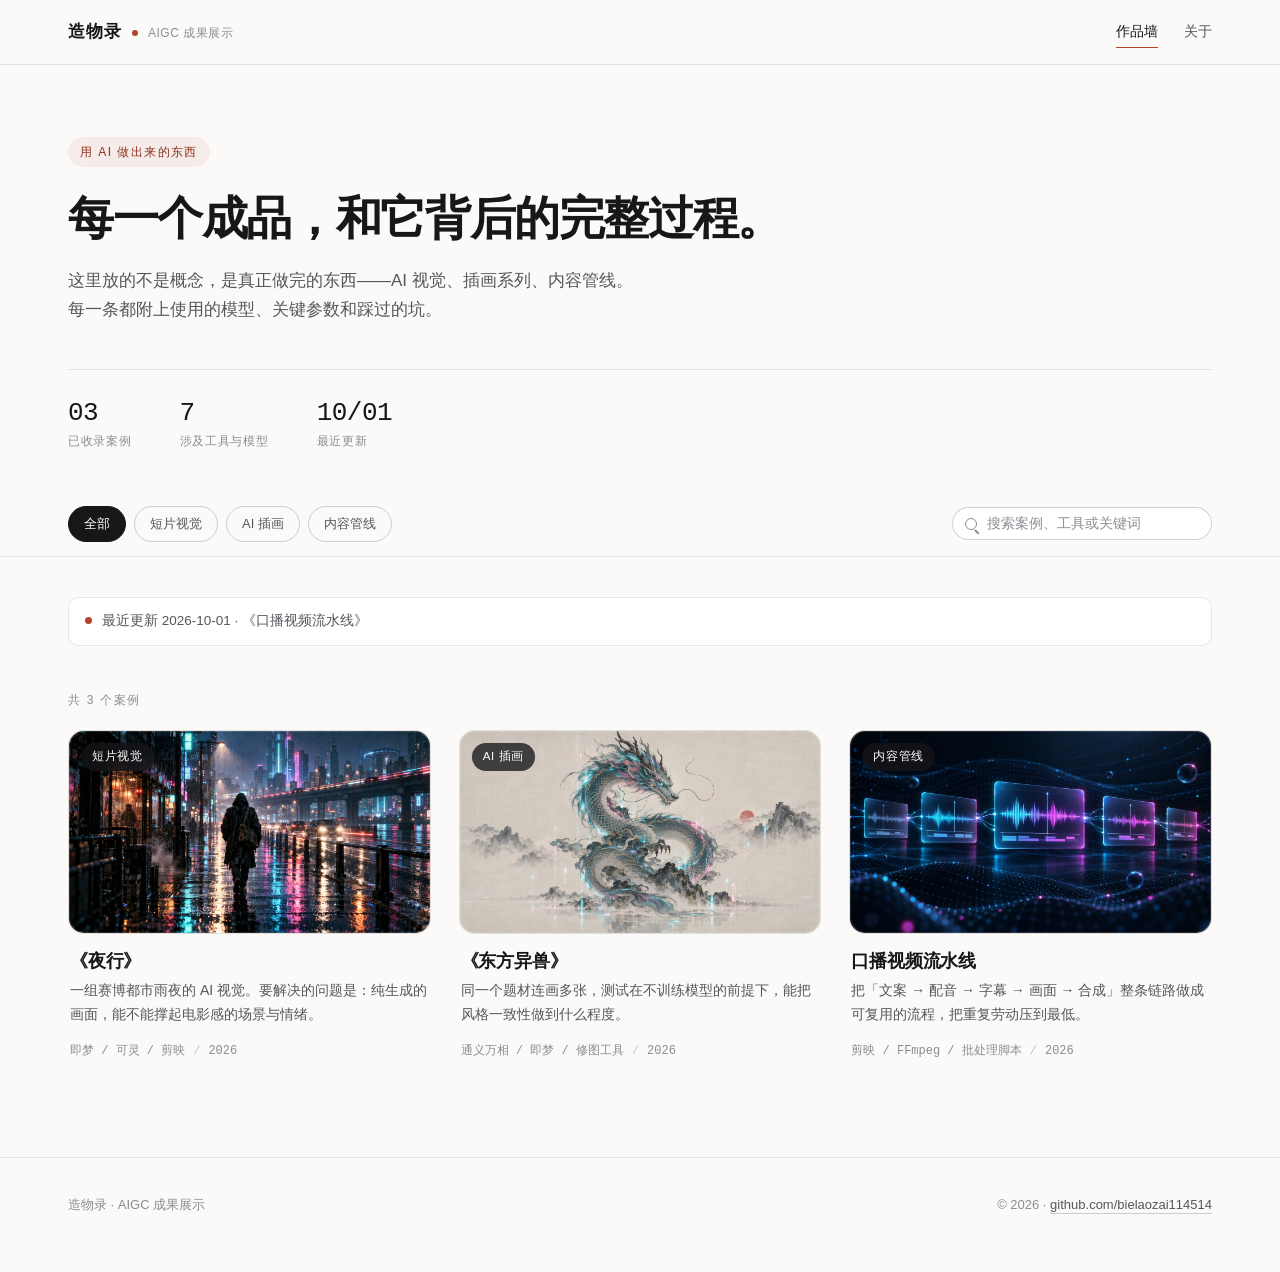
<file: index.html>
<!DOCTYPE html>
<html lang="zh-CN">
<head>
<meta charset="utf-8">
<meta name="viewport" content="width=device-width, initial-scale=1">
<title>造物录 · AIGC 成果展示</title>
<meta name="description" content="用 AI 做出来的东西，以及它们背后的完整过程：AI 短片、插画系列、内容管线。每一条都附模型、参数与踩过的坑。">
<link rel="icon" href="assets/favicon.svg" type="image/svg+xml">
<meta name="theme-color" content="#FBFAF8">
<meta property="og:type" content="website">
<meta property="og:site_name" content="造物录">
<meta property="og:title" content="造物录 · AIGC 成果展示">
<meta property="og:description" content="用 AI 做出来的东西，以及它们背后的完整过程。每一条都附模型、参数与踩过的坑。">
<meta name="twitter:card" content="summary_large_image">
<link rel="stylesheet" href="assets/css/style.css">
</head>
<body data-page="home">

<a class="skip-link" href="#main">跳到主要内容</a>

<header class="site-header">
  <div class="wrap">
    <a class="brand" href="index.html">
      <span class="brand-mark" data-brand>造物录</span>
      <span class="brand-dot"></span>
      <span class="brand-sub" data-brand-sub></span>
    </a>
    <nav class="site-nav">
      <a href="index.html" data-nav="home">作品墙</a>
      <a href="about.html" data-nav="about">关于</a>
    </nav>
  </div>
</header>

<main id="main">

  <section class="hero">
    <div class="wrap">
      <span class="hero-eyebrow" data-hero-eyebrow></span>
      <h1 data-hero-title></h1>
      <p class="hero-lead" data-hero-lead></p>
      <div class="stats" data-stats></div>
    </div>
  </section>

  <div class="toolbar">
    <div class="wrap">
      <div class="filters" data-filters></div>
      <div class="search">
        <span class="search-icon"></span>
        <input type="search" placeholder="搜索案例、工具或关键词" data-search aria-label="搜索案例">
      </div>
    </div>
  </div>

  <section class="wrap">
    <div data-notice></div>
    <p class="section-label" data-count></p>
    <div class="grid" data-grid></div>
  </section>

</main>

<footer class="site-footer">
  <div class="wrap">
    <span data-foot-name></span>
    <span>© <span data-year></span> · <span data-contact></span></span>
  </div>
</footer>

<script src="assets/js/data.js"></script>
<script src="assets/js/app.js"></script>
</body>
</html>
</file>
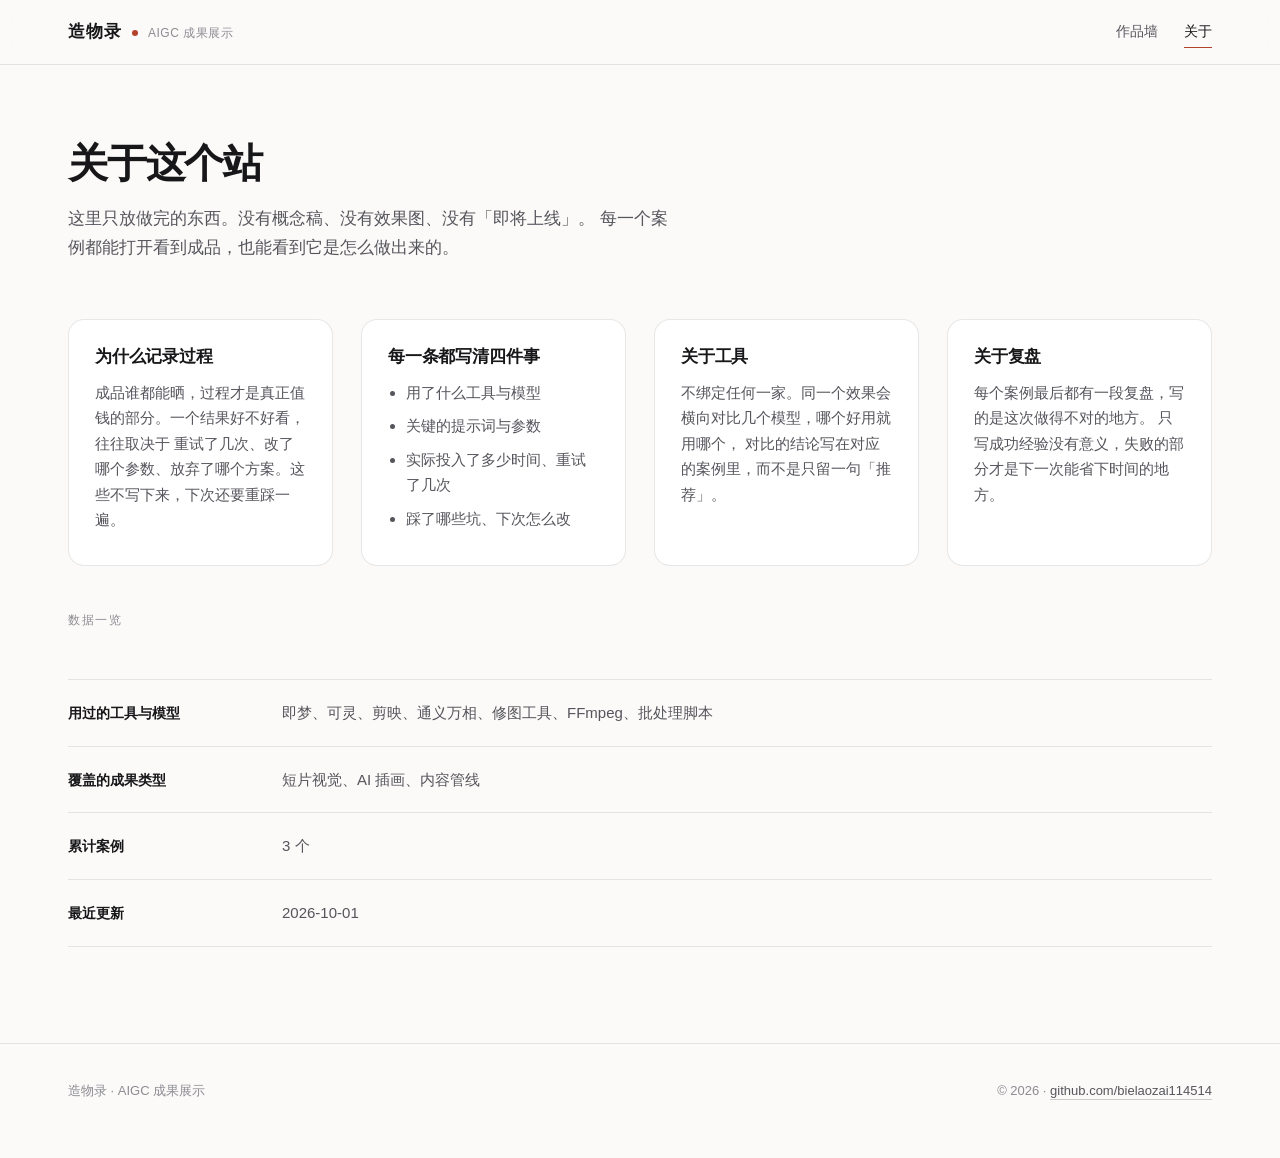
<file: about.html>
<!DOCTYPE html>
<html lang="zh-CN">
<head>
<meta charset="utf-8">
<meta name="viewport" content="width=device-width, initial-scale=1">
<title>关于 · 造物录</title>
<meta name="description" content="这个站记录什么、怎么记录，以及为什么每一条都写清过程和踩过的坑。">
<link rel="icon" href="assets/favicon.svg" type="image/svg+xml">
<meta name="theme-color" content="#FBFAF8">
<meta property="og:type" content="website">
<meta property="og:site_name" content="造物录">
<meta property="og:title" content="关于 · 造物录">
<meta property="og:description" content="这个站记录什么、怎么记录，以及为什么每一条都写清过程和踩过的坑。">
<meta name="twitter:card" content="summary_large_image">
<link rel="stylesheet" href="assets/css/style.css">
</head>
<body data-page="about">

<a class="skip-link" href="#main">跳到主要内容</a>

<header class="site-header">
  <div class="wrap">
    <a class="brand" href="index.html">
      <span class="brand-mark" data-brand>造物录</span>
      <span class="brand-dot"></span>
      <span class="brand-sub" data-brand-sub></span>
    </a>
    <nav class="site-nav">
      <a href="index.html" data-nav="home">作品墙</a>
      <a href="about.html" data-nav="about">关于</a>
    </nav>
  </div>
</header>

<main id="main">

  <section class="page-head">
    <div class="wrap">
      <h1>关于这个站</h1>
      <p class="lead">
        这里只放做完的东西。没有概念稿、没有效果图、没有「即将上线」。
        每一个案例都能打开看到成品，也能看到它是怎么做出来的。
      </p>
    </div>
  </section>

  <section class="wrap">
    <div class="about-grid">

      <div class="panel">
        <h3>为什么记录过程</h3>
        <p>
          成品谁都能晒，过程才是真正值钱的部分。一个结果好不好看，往往取决于
          重试了几次、改了哪个参数、放弃了哪个方案。这些不写下来，下次还要重踩一遍。
        </p>
      </div>

      <div class="panel">
        <h3>每一条都写清四件事</h3>
        <ul>
          <li>用了什么工具与模型</li>
          <li>关键的提示词与参数</li>
          <li>实际投入了多少时间、重试了几次</li>
          <li>踩了哪些坑、下次怎么改</li>
        </ul>
      </div>

      <div class="panel">
        <h3>关于工具</h3>
        <p>
          不绑定任何一家。同一个效果会横向对比几个模型，哪个好用就用哪个，
          对比的结论写在对应的案例里，而不是只留一句「推荐」。
        </p>
      </div>

      <div class="panel">
        <h3>关于复盘</h3>
        <p>
          每个案例最后都有一段复盘，写的是这次做得不对的地方。
          只写成功经验没有意义，失败的部分才是下一次能省下时间的地方。
        </p>
      </div>

    </div>
  </section>

  <section class="wrap">
    <p class="section-label">数据一览</p>
    <dl class="stack-list" data-about-stack></dl>
  </section>

</main>

<footer class="site-footer">
  <div class="wrap">
    <span data-foot-name></span>
    <span>© <span data-year></span> · <span data-contact></span></span>
  </div>
</footer>

<script src="assets/js/data.js"></script>
<script src="assets/js/app.js"></script>
</body>
</html>
</file>
<file: assets/css/style.css>
/* ==========================================================================
   造物录 · AIGC 成果展示站
   设计令牌 → 基础 → 布局 → 作品墙 → 案例详情 → 组件 → 响应式
   ========================================================================== */

:root {
  /* 颜色 */
  --bg:            #FBFAF8;
  --surface:       #FFFFFF;
  --surface-2:     #F5F4F0;
  --ink:           #17171A;
  --ink-2:         #55555C;
  --ink-3:         #8C8C93;
  --line:          rgba(23, 23, 26, 0.10);
  --line-2:        rgba(23, 23, 26, 0.20);
  --accent:        #B4432B;
  --accent-ink:    #8E3421;
  --accent-soft:   rgba(180, 67, 43, 0.08);

  /* 排版 */
  --font-sans: -apple-system, BlinkMacSystemFont, "Segoe UI", "PingFang SC",
               "Hiragino Sans GB", "Microsoft YaHei", "Source Han Sans SC",
               "Noto Sans CJK SC", sans-serif;
  --font-mono: ui-monospace, SFMono-Regular, "SF Mono", Menlo, Consolas,
               "Liberation Mono", monospace;

  /* 尺寸 */
  --maxw:  1200px;
  --radius:   10px;
  --radius-lg: 16px;
  --gutter: 28px;

  /* 阴影 */
  --shadow-1: 0 1px 2px rgba(23, 23, 26, 0.04);
  --shadow-2: 0 6px 24px rgba(23, 23, 26, 0.08);
}

* { box-sizing: border-box; }

html { -webkit-text-size-adjust: 100%; scroll-behavior: smooth; }

@media (prefers-reduced-motion: reduce) {
  html { scroll-behavior: auto; }
  * { transition-duration: 0.01ms !important; animation-duration: 0.01ms !important; }
}

body {
  margin: 0;
  background: var(--bg);
  color: var(--ink);
  font-family: var(--font-sans);
  font-size: 16px;
  line-height: 1.7;
  -webkit-font-smoothing: antialiased;
  text-rendering: optimizeLegibility;
}

img, svg { max-width: 100%; display: block; }

a { color: inherit; text-decoration: none; }

button { font: inherit; color: inherit; cursor: pointer; }

h1, h2, h3, h4 { margin: 0; font-weight: 600; line-height: 1.3; letter-spacing: -0.01em; }

p { margin: 0; }

::selection { background: var(--accent); color: #fff; }

/* ---------------------------------------------------------------- 布局 */

.wrap {
  width: 100%;
  max-width: var(--maxw);
  margin: 0 auto;
  padding: 0 var(--gutter);
}

.site-header {
  position: sticky;
  top: 0;
  z-index: 50;
  background: rgba(251, 250, 248, 0.86);
  backdrop-filter: saturate(180%) blur(12px);
  border-bottom: 1px solid var(--line);
}

.site-header .wrap {
  display: flex;
  align-items: center;
  justify-content: space-between;
  height: 64px;
}

.brand { display: flex; align-items: baseline; gap: 10px; }

.brand-mark {
  font-size: 17px;
  font-weight: 600;
  letter-spacing: 0.06em;
}

.brand-dot {
  width: 6px; height: 6px; border-radius: 50%;
  background: var(--accent);
  transform: translateY(-1px);
}

.brand-sub {
  font-size: 12px;
  color: var(--ink-3);
  letter-spacing: 0.04em;
}

.site-nav { display: flex; align-items: center; gap: 26px; }

.site-nav a {
  font-size: 14px;
  color: var(--ink-2);
  padding: 4px 0;
  border-bottom: 1px solid transparent;
  transition: color .15s, border-color .15s;
}

.site-nav a:hover { color: var(--ink); }

.site-nav a[aria-current="page"] {
  color: var(--ink);
  border-bottom-color: var(--accent);
}

.site-footer {
  margin-top: 96px;
  border-top: 1px solid var(--line);
  padding: 36px 0 56px;
}

.site-footer .wrap {
  display: flex;
  flex-wrap: wrap;
  gap: 16px;
  justify-content: space-between;
  align-items: center;
  font-size: 13px;
  color: var(--ink-3);
}

.site-footer a {
  color: var(--ink-2);
  border-bottom: 1px solid var(--line-2);
  padding-bottom: 1px;
  transition: color .15s, border-color .15s;
}

.site-footer a:hover { color: var(--accent); border-bottom-color: var(--accent); }

/* ---------------------------------------------------------------- 首页头部 */

.hero { padding: 72px 0 40px; }

.hero-eyebrow {
  display: inline-flex;
  align-items: center;
  gap: 8px;
  font-size: 12px;
  letter-spacing: 0.12em;
  color: var(--accent-ink);
  background: var(--accent-soft);
  border-radius: 999px;
  padding: 5px 12px;
  margin-bottom: 22px;
}

.hero h1 {
  font-size: 46px;
  letter-spacing: -0.03em;
  max-width: 18em;
}

.hero-lead {
  margin-top: 18px;
  font-size: 17px;
  color: var(--ink-2);
  max-width: 34em;
}

.stats {
  display: flex;
  flex-wrap: wrap;
  gap: 48px;
  margin-top: 44px;
  padding-top: 28px;
  border-top: 1px solid var(--line);
}

.stat { flex: 0 0 auto; }

.stat-num {
  font-family: var(--font-mono);
  font-size: 26px;
  font-weight: 500;
  letter-spacing: -0.02em;
  line-height: 1.2;
}

.stat-label {
  font-size: 12px;
  color: var(--ink-3);
  letter-spacing: 0.06em;
  margin-top: 2px;
}

/* ---------------------------------------------------------------- 工具条 */

.toolbar {
  position: sticky;
  top: 64px;
  z-index: 40;
  background: rgba(251, 250, 248, 0.92);
  backdrop-filter: saturate(180%) blur(12px);
  border-bottom: 1px solid var(--line);
  padding: 14px 0;
}

.toolbar .wrap {
  display: flex;
  flex-wrap: wrap;
  gap: 14px;
  align-items: center;
  justify-content: space-between;
}

.filters { display: flex; flex-wrap: wrap; gap: 8px; }

.chip {
  border: 1px solid var(--line-2);
  background: transparent;
  border-radius: 999px;
  padding: 6px 15px;
  font-size: 13px;
  color: var(--ink-2);
  transition: all .15s;
}

.chip:hover { border-color: var(--ink-3); color: var(--ink); }

.chip[aria-pressed="true"] {
  background: var(--ink);
  border-color: var(--ink);
  color: #fff;
}

.search {
  position: relative;
  min-width: 220px;
  flex: 0 1 260px;
}

.search input {
  width: 100%;
  border: 1px solid var(--line-2);
  background: var(--surface);
  border-radius: 999px;
  padding: 8px 14px 8px 34px;
  font-size: 13.5px;
  font-family: inherit;
  color: var(--ink);
  outline: none;
  transition: border-color .15s, box-shadow .15s;
}

.search input:focus {
  border-color: var(--accent);
  box-shadow: 0 0 0 3px var(--accent-soft);
}

.search input::placeholder { color: var(--ink-3); }

.search-icon {
  position: absolute;
  left: 13px; top: 50%;
  width: 12px; height: 12px;
  transform: translateY(-50%);
  border: 1.5px solid var(--ink-3);
  border-radius: 50%;
  pointer-events: none;
}

.search-icon::after {
  content: "";
  position: absolute;
  right: -4px; bottom: -4px;
  width: 6px; height: 1.5px;
  background: var(--ink-3);
  transform: rotate(45deg);
  border-radius: 2px;
}

/* ---------------------------------------------------------------- 作品墙 */

.notice {
  margin-top: 40px;
  display: flex;
  align-items: flex-start;
  gap: 10px;
  font-size: 13.5px;
  color: var(--ink-2);
  background: var(--surface);
  border: 1px solid var(--line);
  border-radius: var(--radius);
  padding: 12px 16px;
}

.notice-mark {
  flex: 0 0 auto;
  width: 7px; height: 7px;
  margin-top: 7px;
  border-radius: 50%;
  background: var(--accent);
}

.section-label {
  font-size: 12px;
  letter-spacing: 0.14em;
  color: var(--ink-3);
  margin: 44px 0 20px;
}

.grid {
  display: grid;
  grid-template-columns: repeat(auto-fill, minmax(320px, 1fr));
  gap: 40px 28px;
}

.card { display: block; }

.card-media {
  position: relative;
  aspect-ratio: 16 / 9;
  border-radius: var(--radius-lg);
  overflow: hidden;
  background: var(--surface-2);
  border: 1px solid var(--line);
}

.card-media img {
  width: 100%; height: 100%;
  object-fit: cover;
  transition: transform .5s cubic-bezier(.2, .7, .3, 1);
}

.card:hover .card-media img { transform: scale(1.035); }

.card-media::after {
  content: "";
  position: absolute; inset: 0;
  box-shadow: inset 0 0 0 1px rgba(255, 255, 255, 0.14);
  border-radius: inherit;
  pointer-events: none;
}

.card-badge {
  position: absolute;
  left: 12px; top: 12px;
  z-index: 2;
  font-size: 11.5px;
  letter-spacing: 0.06em;
  background: rgba(23, 23, 26, 0.78);
  color: #fff;
  border-radius: 999px;
  padding: 4px 11px;
  backdrop-filter: blur(6px);
}

.card-body { padding: 16px 2px 0; }

.card-title {
  font-size: 18px;
  font-weight: 600;
  letter-spacing: -0.01em;
}

.card-sub {
  margin-top: 6px;
  font-size: 14px;
  color: var(--ink-2);
  display: -webkit-box;
  -webkit-line-clamp: 2;
  -webkit-box-orient: vertical;
  overflow: hidden;
}

.card-foot {
  margin-top: 14px;
  display: flex;
  flex-wrap: wrap;
  align-items: center;
  gap: 8px;
  font-size: 12px;
  color: var(--ink-3);
  font-family: var(--font-mono);
}

.card-foot .sep { opacity: .5; }

.tag-row { display: flex; flex-wrap: wrap; gap: 6px; margin-top: 12px; }

.tag {
  font-size: 11.5px;
  color: var(--ink-2);
  border: 1px solid var(--line);
  background: var(--surface);
  border-radius: 6px;
  padding: 2px 8px;
}

.empty {
  padding: 80px 0;
  text-align: center;
  color: var(--ink-3);
  font-size: 15px;
}

/* ---------------------------------------------------------------- 案例详情 */

.case-head { padding: 40px 0 0; }

.backlink {
  display: inline-flex;
  align-items: center;
  gap: 7px;
  font-size: 13.5px;
  color: var(--ink-2);
  transition: color .15s;
}

.backlink:hover { color: var(--accent); }

.backlink::before {
  content: "";
  width: 7px; height: 7px;
  border-left: 1.5px solid currentColor;
  border-bottom: 1.5px solid currentColor;
  transform: rotate(45deg);
}

.case-title {
  margin-top: 26px;
  font-size: 40px;
  letter-spacing: -0.03em;
}

.case-sub {
  margin-top: 12px;
  font-size: 17px;
  color: var(--ink-2);
  max-width: 38em;
}

.case-cover {
  margin-top: 34px;
  border-radius: var(--radius-lg);
  overflow: hidden;
  border: 1px solid var(--line);
  background: var(--surface-2);
}

.case-cover img { width: 100%; aspect-ratio: 16 / 9; object-fit: cover; }

.spec {
  margin-top: 36px;
  display: grid;
  grid-template-columns: repeat(auto-fit, minmax(160px, 1fr));
  gap: 0;
  border-top: 1px solid var(--line);
  border-bottom: 1px solid var(--line);
}

.spec-item {
  padding: 18px 20px 18px 0;
  border-right: 1px solid var(--line);
}

.spec-item:last-child { border-right: none; }

.spec-key {
  font-size: 11.5px;
  letter-spacing: 0.1em;
  color: var(--ink-3);
}

.spec-val {
  margin-top: 6px;
  font-size: 15px;
  font-weight: 500;
}

.case-body { margin-top: 52px; }

.block { margin-bottom: 56px; }

.block h2 {
  font-size: 22px;
  letter-spacing: -0.02em;
  margin-bottom: 8px;
}

.block-note {
  font-size: 14px;
  color: var(--ink-3);
  margin-bottom: 22px;
}

.prose { font-size: 16px; color: var(--ink-2); max-width: 42em; }
.prose p + p { margin-top: 14px; }

/* 成品展示 */
.gallery {
  display: grid;
  grid-template-columns: repeat(auto-fill, minmax(280px, 1fr));
  gap: 20px;
}

.shot {
  border: 1px solid var(--line);
  border-radius: var(--radius);
  overflow: hidden;
  background: var(--surface-2);
  padding: 0;
  text-align: left;
  transition: border-color .15s, transform .2s;
}

.shot:hover { border-color: var(--line-2); transform: translateY(-2px); }

.shot img { width: 100%; aspect-ratio: 4 / 3; object-fit: cover; }

.shot-cap {
  padding: 10px 13px;
  font-size: 12.5px;
  color: var(--ink-3);
  border-top: 1px solid var(--line);
  background: var(--surface);
}

/* 制作拆解 */
.steps { counter-reset: step; }

.step {
  position: relative;
  padding-left: 54px;
  padding-bottom: 34px;
}

.step::before {
  counter-increment: step;
  content: counter(step, decimal-leading-zero);
  position: absolute;
  left: 0; top: 1px;
  width: 34px; height: 34px;
  border: 1px solid var(--line-2);
  border-radius: 50%;
  display: flex;
  align-items: center;
  justify-content: center;
  font-family: var(--font-mono);
  font-size: 12.5px;
  color: var(--ink-2);
  background: var(--surface);
}

.step::after {
  content: "";
  position: absolute;
  left: 17px; top: 42px; bottom: 6px;
  width: 1px;
  background: var(--line);
}

.step:last-child { padding-bottom: 0; }
.step:last-child::after { display: none; }

.step-name { font-size: 16.5px; font-weight: 600; }

.step-desc {
  margin-top: 8px;
  font-size: 15px;
  color: var(--ink-2);
  max-width: 44em;
}

.prompt-box {
  position: relative;
  margin-top: 14px;
  background: var(--surface);
  border: 1px solid var(--line);
  border-radius: var(--radius);
  padding: 14px 46px 14px 16px;
}

.prompt-box pre {
  margin: 0;
  font-family: var(--font-mono);
  font-size: 13px;
  line-height: 1.65;
  color: var(--ink);
  white-space: pre-wrap;
  word-break: break-word;
}

.prompt-tag {
  display: block;
  font-size: 11px;
  letter-spacing: 0.1em;
  color: var(--ink-3);
  margin-bottom: 7px;
}

.copy-btn {
  position: absolute;
  right: 10px; top: 10px;
  border: 1px solid var(--line-2);
  background: var(--surface);
  border-radius: 6px;
  width: 28px; height: 28px;
  font-size: 11px;
  color: var(--ink-2);
  transition: all .15s;
}

.copy-btn:hover { border-color: var(--accent); color: var(--accent); }

.params {
  margin-top: 12px;
  display: flex;
  flex-wrap: wrap;
  gap: 8px;
}

.param {
  font-family: var(--font-mono);
  font-size: 12px;
  color: var(--ink-2);
  background: var(--surface-2);
  border-radius: 6px;
  padding: 3px 9px;
}

/* 复盘 */
.retro {
  border-left: 3px solid var(--accent);
  background: var(--accent-soft);
  border-radius: 0 var(--radius) var(--radius) 0;
  padding: 20px 24px;
}

.retro h3 {
  font-size: 14px;
  letter-spacing: 0.08em;
  color: var(--accent-ink);
  margin-bottom: 12px;
}

.retro ol, .retro ul { margin: 0; padding-left: 20px; }

.retro li {
  font-size: 15px;
  color: var(--ink-2);
  margin-bottom: 9px;
}

.retro li:last-child { margin-bottom: 0; }

.retro li strong { color: var(--ink); font-weight: 600; }

/* 上下篇 */
.pager {
  margin-top: 64px;
  display: grid;
  grid-template-columns: 1fr 1fr;
  gap: 20px;
  border-top: 1px solid var(--line);
  padding-top: 28px;
}

.pager a {
  border: 1px solid var(--line);
  border-radius: var(--radius);
  padding: 16px 18px;
  background: var(--surface);
  transition: border-color .15s, transform .2s;
}

.pager a:hover { border-color: var(--line-2); transform: translateY(-2px); }

.pager .dir { font-size: 12px; color: var(--ink-3); letter-spacing: 0.08em; }
.pager .name { margin-top: 6px; font-size: 16px; font-weight: 600; }
.pager .next { text-align: right; }

/* ---------------------------------------------------------------- 关于页 */

.page-head { padding: 72px 0 8px; }

.page-head h1 { font-size: 40px; letter-spacing: -0.03em; }

.page-head .lead {
  margin-top: 16px;
  font-size: 17px;
  color: var(--ink-2);
  max-width: 36em;
}

.about-grid {
  margin-top: 48px;
  display: grid;
  grid-template-columns: repeat(auto-fit, minmax(260px, 1fr));
  gap: 28px;
}

.panel {
  background: var(--surface);
  border: 1px solid var(--line);
  border-radius: var(--radius-lg);
  padding: 26px;
}

.panel h3 { font-size: 17px; margin-bottom: 12px; }

.panel p, .panel li { font-size: 15px; color: var(--ink-2); }

.panel ul { margin: 0; padding-left: 18px; }

.panel li { margin-bottom: 8px; }

.stack-list {
  margin-top: 48px;
  border-top: 1px solid var(--line);
}

.stack-row {
  display: grid;
  grid-template-columns: 190px 1fr;
  gap: 24px;
  padding: 20px 0;
  border-bottom: 1px solid var(--line);
  align-items: baseline;
}

.stack-row dt { font-size: 14px; font-weight: 600; }

.stack-row dd {
  margin: 0;
  font-size: 15px;
  color: var(--ink-2);
}

/* ---------------------------------------------------------------- 灯箱 */

.lightbox {
  position: fixed;
  inset: 0;
  z-index: 100;
  background: rgba(14, 14, 16, 0.92);
  display: none;
  align-items: center;
  justify-content: center;
  padding: 40px;
}

.lightbox[data-open="true"] { display: flex; }

.lightbox img {
  max-width: 100%;
  max-height: 100%;
  border-radius: var(--radius);
}

.lightbox-close {
  position: absolute;
  right: 26px; top: 22px;
  width: 38px; height: 38px;
  border: 1px solid rgba(255, 255, 255, 0.3);
  background: transparent;
  border-radius: 50%;
  color: #fff;
  font-size: 15px;
  line-height: 1;
}

.lightbox-close:hover { background: rgba(255, 255, 255, 0.12); }

.lightbox-cap {
  position: absolute;
  left: 0; right: 0; bottom: 22px;
  text-align: center;
  font-size: 13px;
  color: rgba(255, 255, 255, 0.7);
}

/* ==========================================================================
   补充模块：无障碍 / 目录导航 / 工具链 / 相关案例 / 灯箱增强 / 打印
   ========================================================================== */

/* 跳到主内容 */
.skip-link {
  position: absolute;
  left: -9999px;
  top: 0;
  z-index: 200;
  background: var(--ink);
  color: #fff;
  padding: 10px 18px;
  border-radius: 0 0 8px 0;
  font-size: 14px;
}

.skip-link:focus { left: 0; }

/* 键盘焦点 */
:focus-visible {
  outline: 2px solid var(--accent);
  outline-offset: 2px;
  border-radius: 4px;
}

.chip:focus-visible, .shot:focus-visible, .card:focus-visible { outline-offset: 3px; }

/* 详情页双栏：左侧目录 + 右侧正文 */
.case-layout {
  display: grid;
  grid-template-columns: 172px 1fr;
  gap: 56px;
  align-items: start;
  margin-top: 52px;
}

.case-layout .case-body { margin-top: 0; }

.case-layout.no-toc { grid-template-columns: 1fr; }

.block-related { margin-top: 64px; }

.block { scroll-margin-top: 92px; }

.toc { position: sticky; top: 92px; }

.toc-title {
  font-size: 11.5px;
  letter-spacing: 0.14em;
  color: var(--ink-3);
  margin-bottom: 14px;
}

.toc a {
  display: block;
  font-size: 14px;
  color: var(--ink-2);
  padding: 7px 0 7px 14px;
  border-left: 1px solid var(--line);
  transition: color .15s, border-color .15s;
}

.toc a:hover { color: var(--ink); }

.toc a[aria-current="true"] {
  color: var(--accent);
  border-left-color: var(--accent);
}

.toc a:focus-visible { outline-offset: 0; }

/* 工具链 */
.chain { display: flex; flex-wrap: wrap; align-items: stretch; gap: 10px; }

.chain-item {
  flex: 1 1 176px;
  min-width: 0;
  border: 1px solid var(--line);
  border-radius: var(--radius);
  padding: 15px 17px;
  background: var(--surface);
}

.chain-name { font-size: 15px; font-weight: 600; }

.chain-role {
  margin-top: 6px;
  font-size: 13.5px;
  color: var(--ink-2);
  line-height: 1.55;
}

.chain-arrow {
  display: flex;
  align-items: center;
  font-size: 14px;
  color: var(--ink-3);
  padding: 0 2px;
}

/* 相关案例 */
.related {
  display: grid;
  grid-template-columns: repeat(auto-fit, minmax(260px, 1fr));
  gap: 18px;
  max-width: 820px;
}

.related a {
  display: flex;
  gap: 14px;
  align-items: center;
  border: 1px solid var(--line);
  border-radius: var(--radius);
  padding: 12px;
  background: var(--surface);
  transition: border-color .15s, transform .2s;
}

.related a:hover { border-color: var(--line-2); transform: translateY(-2px); }

.related img {
  width: 86px;
  height: 64px;
  object-fit: cover;
  border-radius: 7px;
  flex: 0 0 auto;
}

.related-title { font-size: 15px; font-weight: 600; }

.related-cat { margin-top: 4px; font-size: 12.5px; color: var(--ink-3); }

/* 回到顶部 */
.to-top {
  position: fixed;
  right: 24px;
  bottom: 24px;
  z-index: 60;
  width: 42px;
  height: 42px;
  border-radius: 50%;
  border: 1px solid var(--line-2);
  background: var(--surface);
  color: var(--ink-2);
  box-shadow: var(--shadow-2);
  font-size: 15px;
  line-height: 1;
  opacity: 0;
  pointer-events: none;
  transition: opacity .2s, color .15s, border-color .15s;
}

.to-top[data-show="true"] { opacity: 1; pointer-events: auto; }

.to-top:hover { color: var(--accent); border-color: var(--accent); }

/* 灯箱增强 */
.lightbox-nav {
  position: absolute;
  top: 50%;
  transform: translateY(-50%);
  width: 46px;
  height: 46px;
  border-radius: 50%;
  border: 1px solid rgba(255, 255, 255, 0.3);
  background: transparent;
  color: #fff;
  font-size: 20px;
  line-height: 1;
}

.lightbox-nav.prev { left: 24px; }
.lightbox-nav.next { right: 24px; }
.lightbox-nav:hover { background: rgba(255, 255, 255, 0.12); }

.lightbox-count {
  position: absolute;
  left: 0;
  right: 0;
  top: 26px;
  text-align: center;
  font-family: var(--font-mono);
  font-size: 12px;
  letter-spacing: 0.08em;
  color: rgba(255, 255, 255, 0.62);
}

/* 补充响应式 */
@media (max-width: 900px) {
  .case-layout { grid-template-columns: 1fr; gap: 0; margin-top: 40px; }
  .toc { display: none; }
  .to-top { right: 16px; bottom: 16px; width: 40px; height: 40px; }
  .lightbox-nav.prev { left: 10px; }
  .lightbox-nav.next { right: 10px; }
  .lightbox-nav { width: 40px; height: 40px; }
}

/* 打印 */
@media print {
  .site-header, .toolbar, .site-footer, .to-top, .lightbox,
  .toc, .backlink, .pager, .skip-link, .copy-btn, .notice { display: none !important; }

  body { background: #fff; color: #000; font-size: 11pt; }

  .case-layout { grid-template-columns: 1fr; gap: 0; }
  .case-cover, .case-cover img { border: none; }
  .block { break-inside: avoid; page-break-inside: avoid; }
  .step { break-inside: avoid; page-break-inside: avoid; }
  .prompt-box { border-color: #999; }
  .retro { background: #f4f4f4; }
  .card, .shot, .related a { break-inside: avoid; }
  a { text-decoration: none; color: #000; }
}


@media (max-width: 900px) {
  :root { --gutter: 20px; }
  .hero { padding: 48px 0 28px; }
  .hero h1 { font-size: 34px; }
  .case-title { font-size: 30px; }
  .page-head h1 { font-size: 30px; }
  .stats { gap: 32px; margin-top: 32px; }
  .grid { grid-template-columns: repeat(auto-fill, minmax(260px, 1fr)); gap: 32px 20px; }
  .toolbar { top: 64px; }
  .toolbar .wrap { gap: 10px; }
  .search { flex: 1 1 100%; }
  .spec-item { border-right: none; border-bottom: 1px solid var(--line); padding-right: 0; }
  .spec-item:last-child { border-bottom: none; }
  .pager { grid-template-columns: 1fr; }
  .pager .next { text-align: left; }
  .stack-row { grid-template-columns: 1fr; gap: 6px; }
  .step { padding-left: 44px; }
  .lightbox { padding: 20px; }
}

@media (max-width: 560px) {
  body { font-size: 15.5px; }
  .hero h1 { font-size: 28px; }
  .brand-sub { display: none; }
  .site-nav { gap: 18px; }
  .stats { gap: 24px 32px; }
  .stat-num { font-size: 22px; }
  .grid { grid-template-columns: 1fr; }
  .case-cover img { aspect-ratio: 16 / 9; }
}
</file>
